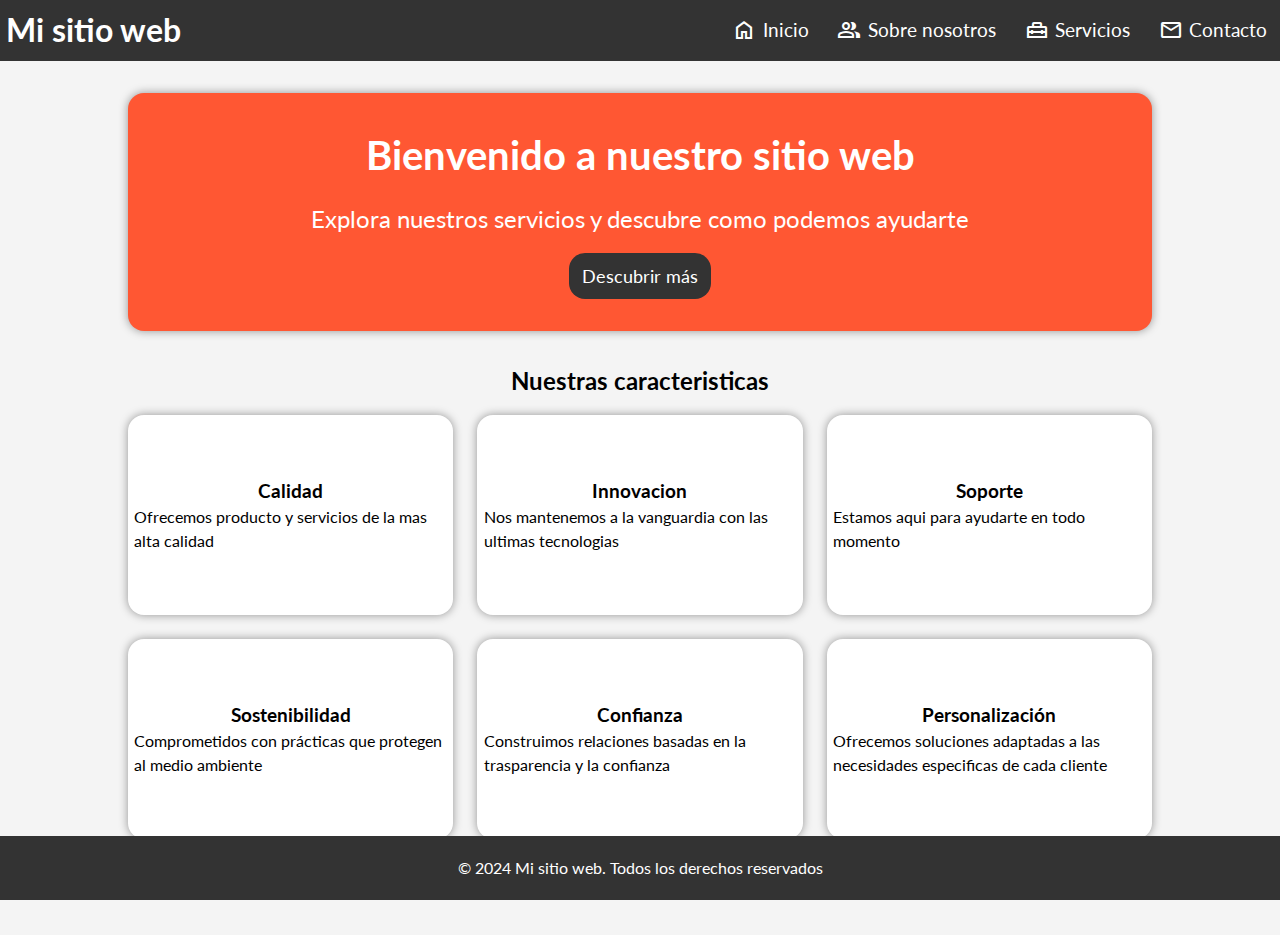
<file: INTEGRADOR-2/index.html>
<!DOCTYPE html>
<html lang="es">
<head>
    <meta charset="UTF-8">
    <meta name="viewport" content="width=device-width, initial-scale=1.0">
    <title>Mi página web</title>
    <link rel="stylesheet" href="styles.css">
    <link rel="preconnect" href="https://fonts.googleapis.com">
    <link rel="preconnect" href="https://fonts.gstatic.com" crossorigin>
    <link href="https://fonts.googleapis.com/css2?family=Lato:ital,wght@0,100;0,300;0,400;0,700;0,900;1,100;1,300;1,400;1,700;1,900&display=swap" rel="stylesheet">
    <link href="https://fonts.googleapis.com/css2?family=Material+Symbols+Outlined" rel="stylesheet" />

</head>

<body>

    <!-- Header -->

    <header>
        <nav class="contenedor__nav">
            <h1 class="nav__title">Mi sitio web</h1>
            <!-- Navegacion desktop-->
            <ul class="nav__list">
                <li><a class="nav__links"  href="#">
                    <span class="material-symbols-outlined">home

                    </span>
                    Inicio</a></li>
                <li><a class="nav__links" href="#">
                    <span class="material-symbols-outlined">
                        group
                    </span>Sobre nosotros</a></li>
                <li><a class="nav__links" href="#"><span                                                class="material-symbols-outlined">home_repair_service
                </span>Servicios</a></li>
                <li><a class="nav__links" href="#"><span class="material-symbols-outlined">
                mail
                </span>Contacto</a></li>
            </ul>
            <!-- Navegacion mobile-->
             <div class="nav__toggleMobile">
                <span class="material-symbols-outlined">menu</span>
             </div>
        </nav>
    </header>
    
    <!--   Main  -->

    <main>
        <section class="main__banner">
            <h2 class="banner__titulo">Bienvenido a nuestro sitio web</h2>
            <p class="banner__descripcion">Explora nuestros servicios y descubre como podemos ayudarte</p>
            <button class="banner__button">Descubrir más</button>
        </section>

        <section class="caracteristicas__section">
            <h2 class="caracteristicas__title">Nuestras caracteristicas</h2>
            <div class="caracteristicas__container_articles">

                <article class="caracteristicas__card">
                    <h3>Calidad</h3>
                    <p>Ofrecemos producto y servicios de la mas alta calidad</p>
                </article>

                <article class="caracteristicas__card">
                    <h3>Innovacion</h3>
                    <p>Nos mantenemos a la vanguardia con las ultimas tecnologias</p>
                </article>

                <article class="caracteristicas__card">
                    <h3>Soporte</h3>
                    <p>Estamos aqui para ayudarte en todo momento</p>
                </article>

                <article class="caracteristicas__card">
                    <h3>Sostenibilidad</h3>
                    <p>Comprometidos con prácticas que protegen al medio ambiente</p>
                </article>

                <article class="caracteristicas__card">
                    <h3>Confianza</h3>
                    <p>Construimos relaciones basadas en la trasparencia y la confianza</p>
                </article>

                <article class="caracteristicas__card">
                    <h3>Personalización</h3>
                    <p>Ofrecemos soluciones adaptadas a las necesidades especificas de cada cliente</p>
                </article>
            </div>
        </section>
    </main>

    <footer>
        <p class="footer__description">&copy 2024 Mi sitio web. Todos los derechos reservados </p>
    </footer> 
    
</body>
</html>
</file>
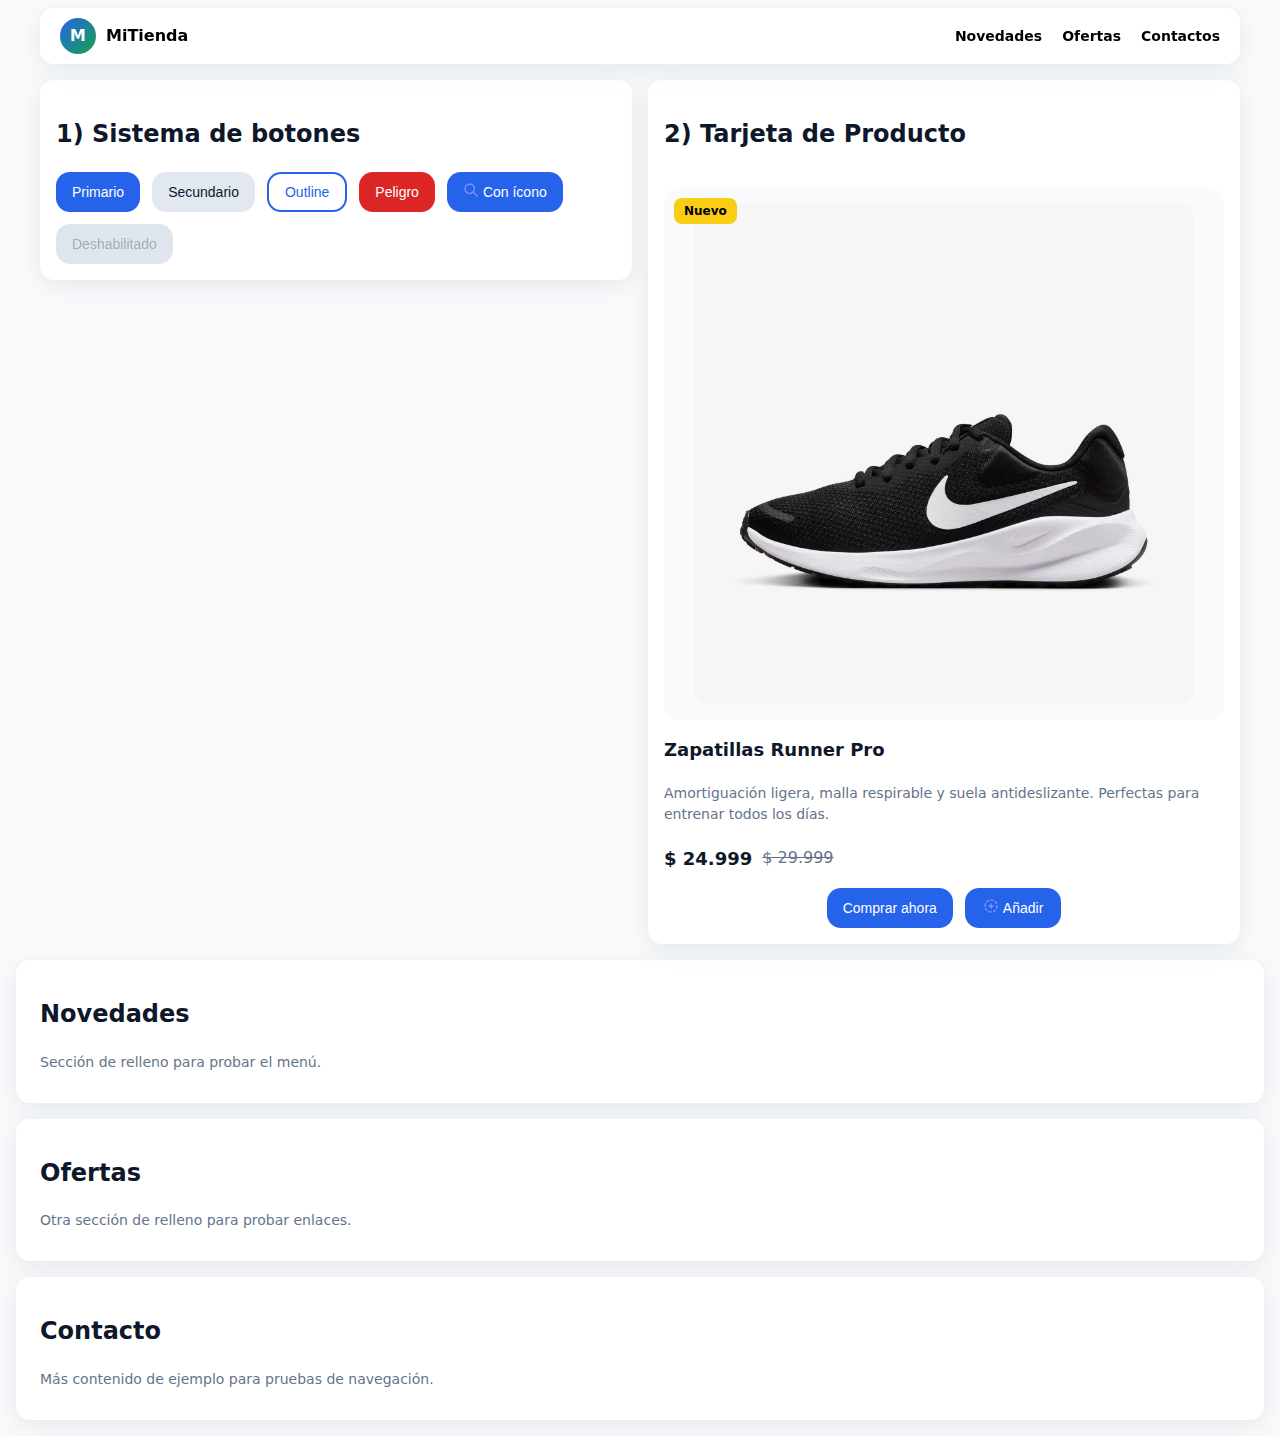
<file: INTEGRADOR/index.html>
<!DOCTYPE html>

<html lang="es">

<head>

    <meta charset="UTF-8">
    <meta name="viewport" content="width=device-width, initial-scale=1.0">
    <title>Tienda Online</title>
    <link rel="stylesheet" href="styles.css">

</head>

<body>

    <header class="header">
        <div class="header-container">
            <a href="#top" class="site-header__logo" aria-label="Inicio">
            <span class="site-header__mark" aria-hidden="true">M</span>
            <span>MiTienda</span> 
            </a>
            <input type="checkbox" id="menu-toggle" class="menu-toggle" />
            <label for="menu-toggle" class="menu-icon" aria-label="Abrir menú" role="button">&#9776;</label>
        
            <nav class="nav">
                <ul>
                    <li><a href="#">Novedades</a></li>
                    <li><a href="#">Ofertas</a></li>
                    <li><a href="#">Contactos</a></li>
                </ul>
            </nav>
        </div>
    </header>

    <main class="main">

        <section>

            <div class="grid">

                <div class="grid-item-1">
                    <h2> 1) Sistema de botones</h2>
                    <div class="btn-group">
                        <button class="btn btn--primary">Primario</button>
                        <button class="btn btn--secondary">Secundario</button>
                        <button class="btn btn--outline">Outline</button>
                        <button class="btn btn--danger">Peligro</button>
                        <button class="btn btn--icon"><span class="icon"><img src="search.png" alt="Buscar" /></span> Con ícono</button>
                        <button class="btn btn--primary" disabled>Deshabilitado</button>
                    </div>
                </div>

            <article class="product-card">
                
                <h2>2) Tarjeta de Producto</h2>

                <div class="product-card__media"><img src="zapatillas.webp" alt="Zapatillas Runner Pro"><div class="product-card__badge">Nuevo</div></div>

                <div class="product-card__info"><h3 class="product-card__title">Zapatillas Runner Pro</h3><p class="product-card__description">Amortiguación ligera, malla respirable y suela antideslizante. Perfectas para entrenar todos los días.</p><div class="product-card__price-container"><span class="product-card__price">$ 24.999</span><span class="product-card__old-price">$ 29.999</span></div></div>

                <div class="product-card__actions">
                    <button class="btn btn--primary">Comprar ahora</button>
                    <button class="btn btn--outline btn--icon"><span class="icon"><img src="circle.png" alt="Añadir" /></span>Añadir</button>
                </div>

            </article>

        </section>

        <section id="novedades" class="container panel">

            <h2>Novedades</h2>
            <p class="code-note">Sección de relleno para probar el menú.</p>

        </section>

        <section id="ofertas" class="container panel">
            <h2>Ofertas</h2>
            <p class="code-note">Otra sección de relleno para probar enlaces.</p>
        </section>

        <section id="contacto" class="container panel">
            <h2>Contacto</h2>
            <p class="code-note">Más contenido de ejemplo para pruebas de navegación.</p>
        </section>

    </main>

</body>

</html>
</file>
<file: INTEGRADOR-2/styles.css>
*{

    margin: 0;
    padding: 0;
    box-sizing: border-box;
    font-family: "Lato", sans-serif;
}

:root {

    --bgColor: #f4f4f4;
    --bgColorOscuro: #333;
    --colorTexto: #fff;
    --colorTextoOscuro: #333;
    --colorBanner: #ff5733;
    --shadow: 0px 0px 10px rgba(0,0,0,0.4);
    --maxWidth: 2000px;
    --borderRadius: 16px;

}

body {

    background-color: var(--bgColor);
    line-height: 1.5;
}

/* Header */

header {

    background-color: var(--bgColorOscuro);
    padding: 0.4rem;

}

.contenedor__nav {

    display: flex;
    color: var(--colorTexto);
    justify-content: space-between;
    align-items: center;
    max-width: var(--maxWidth);
    margin: 0 auto;
}

.nav__title {
    font-size: 2rem;
}

.nav__toggleMobile{
    display: flex;
    justify-content: center;
    align-items: center;
    width: 20px;
    height: 20px;
    display: none;
}

.nav__list {
    list-style: none;
    display: flex;
    justify-content: space-around;
    align-items: center;
    gap: 1rem;
}

.nav__links {

    text-decoration: none;
    color: var(--colorTexto);
    display: flex;
    align-items: center;
    gap: 0.4rem;
    padding: 0.4rem;
    font-size: 1.2rem;
}

.nav__links:hover{
    transition: .3s ease;
    background-color: #555;
    border-radius: var(--borderRadius);
}

/* Main */ 

main {
    width: 80%;
    max-width: var(--maxWidth);
    margin: 0 auto;
    margin-top: 2rem;
}

.main__banner {
    background-color: var(--colorBanner);
    display: flex;
    flex-direction: column;
    justify-content: center;
    align-items: center;
    gap: 1rem;
    border-radius: var(--borderRadius);
    padding: 2rem 1.2rem;
    box-shadow: var(--shadow);
    color: var(--colorTexto);
}

.banner__titulo{
    font-size: 2.5rem;
}

.banner__descripcion{
    font-size: 1.5rem;

}

.banner__button{
    background-color: var(--bgColorOscuro);
    color: var(--colorTexto);
    border-radius: var(--borderRadius);
    padding: 0.8rem;
    font-size: 1.1rem;
    border: none;

}

.banner__button:hover{
    background-color: #555;
    cursor: pointer;
}

/* CARACTERISTICAS */

.caracteristicas__section{
    width: 100%;
    margin: 0 auto;
    margin-top: 2rem;
    
}
.caracteristicas__title{
    text-align: center;
    margin-bottom: 1rem;
}
.caracteristicas__card{
    box-shadow: var(--shadow);
    background-color: #fff;
    border-radius: var(--borderRadius);
    padding: 0.4rem;
    display: flex;
    flex-direction: column;
    justify-content: center;
    align-items: center;
    height: 200px;

}

.caracteristicas__container_articles{
    display: grid;
    grid-template-columns: repeat(3, 1fr);
    gap: 1.5rem;
    margin-bottom: 6rem;
}

/* FOOTER */

footer  {
    background-color: var(--bgColorOscuro);
    color: var(--colorTexto);
    position: fixed;
    bottom: 0;
    width: 100%;
    height: 4rem;
    display: flex;
    justify-content: center;
    align-items: center;

}

.footer__description{
    font-size: 1rem;
    text-align: center;
}

/*  Mediaqueries */

@media screen and (max-width: 768px) {
    .caracteristicas__container_articles{
        grid-template-columns: 1fr;
    }
    

    .nav__list{
       display: none; 
    }

    .nav__toggleMobile{
        display: block;
        cursor: pointer;
    }
}
</file>
<file: INTEGRADOR/styles.css>
:root {
  --bg: #f8fafc;
  --panel: #fff;
  --text: #0f172a;
  --muted: #64748b;
  --primary: #2563eb;
  --primary-600: #1d4ed8;
  --primary-700: #1e40af;
  --accent: #16a34a;
  --danger: #dc2626;
  --radius: 14px;
  --shadow: 0 6px 24px rgba(15, 23, 42, 0.08);
  --container: 1200px;
  --space-1: 4px;
  --space-2: 8px;
  --space-3: 12px;
  --space-4: 16px;
  --space-5: 20px;
  --space-6: 24px;
  --space-8: 32px;
  --space-10: 40px;
  --space-12: 48px;
}

body {
  font-family: system-ui, -apple-system;
  line-height: 1.5;
  color: var(--text);
  background: var(--bg);
}

.site-header__mark {
  width: 36px;
  height: 36px;
  border-radius: 50%;
  display: inline-flex;
  justify-content: center;
  align-items: center;
  background: linear-gradient(135deg, var(--primary), var(--accent));
  color: #fff;
  font-weight: 800;
}

.header {
  position: sticky;
  top: 0;
  z-index: 1000;
  border-radius: var(--radius);
  background: var(--panel);
  box-shadow: var(--shadow);
  display: flex;
  justify-content: center;
  max-width: var(--container);
  margin: 0 auto;
}

.header-container {
  display: flex;
  align-items: center;
  max-width: var(--container);
  width: 100%;
  margin: 0 auto;
  padding: 10px 20px;
}

.site-header__logo {
  display: inline-flex;
  align-items: center;
  gap: 10px;
  font-weight: 700;
  color: #000;
  text-decoration: none;
}

.nav {
  margin-left: auto;
  display: flex;
  align-items: center;
  gap: 16px;
}

.nav ul {
  list-style: none;
  display: flex;
  gap: 20px;
  margin: 0;
  padding: 0;
}

.nav ul li a {
  text-decoration: none;
  color: #000;
  font-size: 14px;
  font-weight: bold;
}

.nav ul li a:hover {
  text-decoration: underline;
}

.btn {
  padding: 8px 16px;
  border-radius: var(--radius);
  min-height: 40px;
  font-size: 14px;
  cursor: pointer;
  border: none;
  transition: background 0.2s, opacity 0.2s;
}

.btn--primary {
  background: var(--primary);
  color: #fff;
}

.btn--primary:hover {
  background: var(--primary-600);
}

.btn--secondary {
  background: #e2e8f0;
  color: var(--text);
}

.btn--secondary:hover {
  background: #cbd5e1;
}

.btn--outline {
  background: transparent;
  border: 2px solid var(--primary);
  color: var(--primary);
}

.btn--outline:hover {
  background: var(--primary);
  color: #fff;
}

.btn--danger {
  background: var(--danger);
  color: #fff;
}

.btn--danger:hover {
  opacity: 0.9;
}

.btn--icon {
  display: flex;
  align-items: center;
  gap: 4px;
  background: var(--primary);
  color: #fff;
}

.btn:disabled {
  cursor: not-allowed;
  opacity: 0.6;
  background: #cbd5e1;
  color: var(--muted);
}

.btn-group {
  display: flex;
  gap: 12px;
  flex-wrap: wrap;
}

.btn--icon .icon img {
  width: 16px;
  height: 16px;
  filter: invert(50%) sepia(100%) saturate(500%) hue-rotate(200deg);
}


.grid {
  display: grid;
  grid-template-columns: 1fr 1fr;
  gap: 1rem;
  max-width: var(--container);
  margin: 0 auto;
  padding: 1rem;
  align-items: start;
}

.grid-item-1 {
  background-color: var(--panel);
  padding: 1rem;
  border-radius: var(--radius);
  box-shadow: var(--shadow);
}

@media (max-width: 900px) {
  .grid {
    grid-template-columns: 1fr;
  }
}


.product-card {
  background-color: var(--panel);
  border-radius: var(--radius);
  box-shadow: var(--shadow);
  padding: 1rem;
  display: flex;
  flex-direction: column;
  gap: 1rem;
}

.product-card__media {
  position: relative;
  display: flex;
  justify-content: center;
  align-items: center;
  background: #f9fafb;
  border-radius: var(--radius);
  padding: 1rem;
  height: 500px;
}

.product-card__media img {
  max-width: 100%;
  max-height: 100%;
  object-fit: contain;
  border-radius: var(--radius);
}

.product-card__badge {
  position: absolute;
  top: 10px;
  left: 10px;
  background: #facc15;
  color: #000;
  font-size: 12px;
  font-weight: bold;
  padding: 4px 10px;
  border-radius: 8px;
}

.product-card__info {
  display: flex;
  flex-direction: column;
  gap: 6px;
}

.product-card__title {
  font-size: 18px;
  font-weight: bold;
  margin: 0;
}

.product-card__description {
  font-size: 14px;
  color: var(--muted);
}

.product-card__price-container {
  display: flex;
  gap: 10px;
  align-items: center;
}

.product-card__price {
  font-weight: bold;
  font-size: 18px;
}

.product-card__old-price {
  text-decoration: line-through;
  color: var(--muted);
}

.product-card__actions {
  display: flex;
  justify-content: center;
  gap: 12px;
}

.container {
  max-width: var(--container);
  margin-left: auto;
  margin-right: auto;
  padding: 1rem;
}

.panel {
  background-color: var(--panel);
  border-radius: var(--radius);
  box-shadow: var(--shadow);
  padding: 1rem 1.5rem;
  margin-bottom: 1rem;
}

.code-note {
  font-size: 14px;
  color: var(--muted);
}


.menu-toggle {
  display: none;
}

.menu-icon {
  display: none;
  font-size: 24px;
  cursor: pointer;
  padding: 6px 10px;
  border-radius: 10px;
  background: #f1f5f9;
  user-select: none;
  order: 1;
}

@media (max-width: 768px) {
  .menu-icon {
    display: inline-flex;
    align-items: center;
    justify-content: center;
  }

  .nav {
    position: relative;
  }

  .nav ul {
    display: none;
    position: absolute;
    top: calc(100% + 12px);
    right: 0;
    flex-direction: column;
    background: var(--panel);
    padding: 10px;
    border-radius: 12px;
    box-shadow: var(--shadow);
    width: min(240px, 80vw);
    gap: 8px;
  }

  .menu-toggle:checked ~ .nav ul {
    display: flex;
  }
}
</file>
